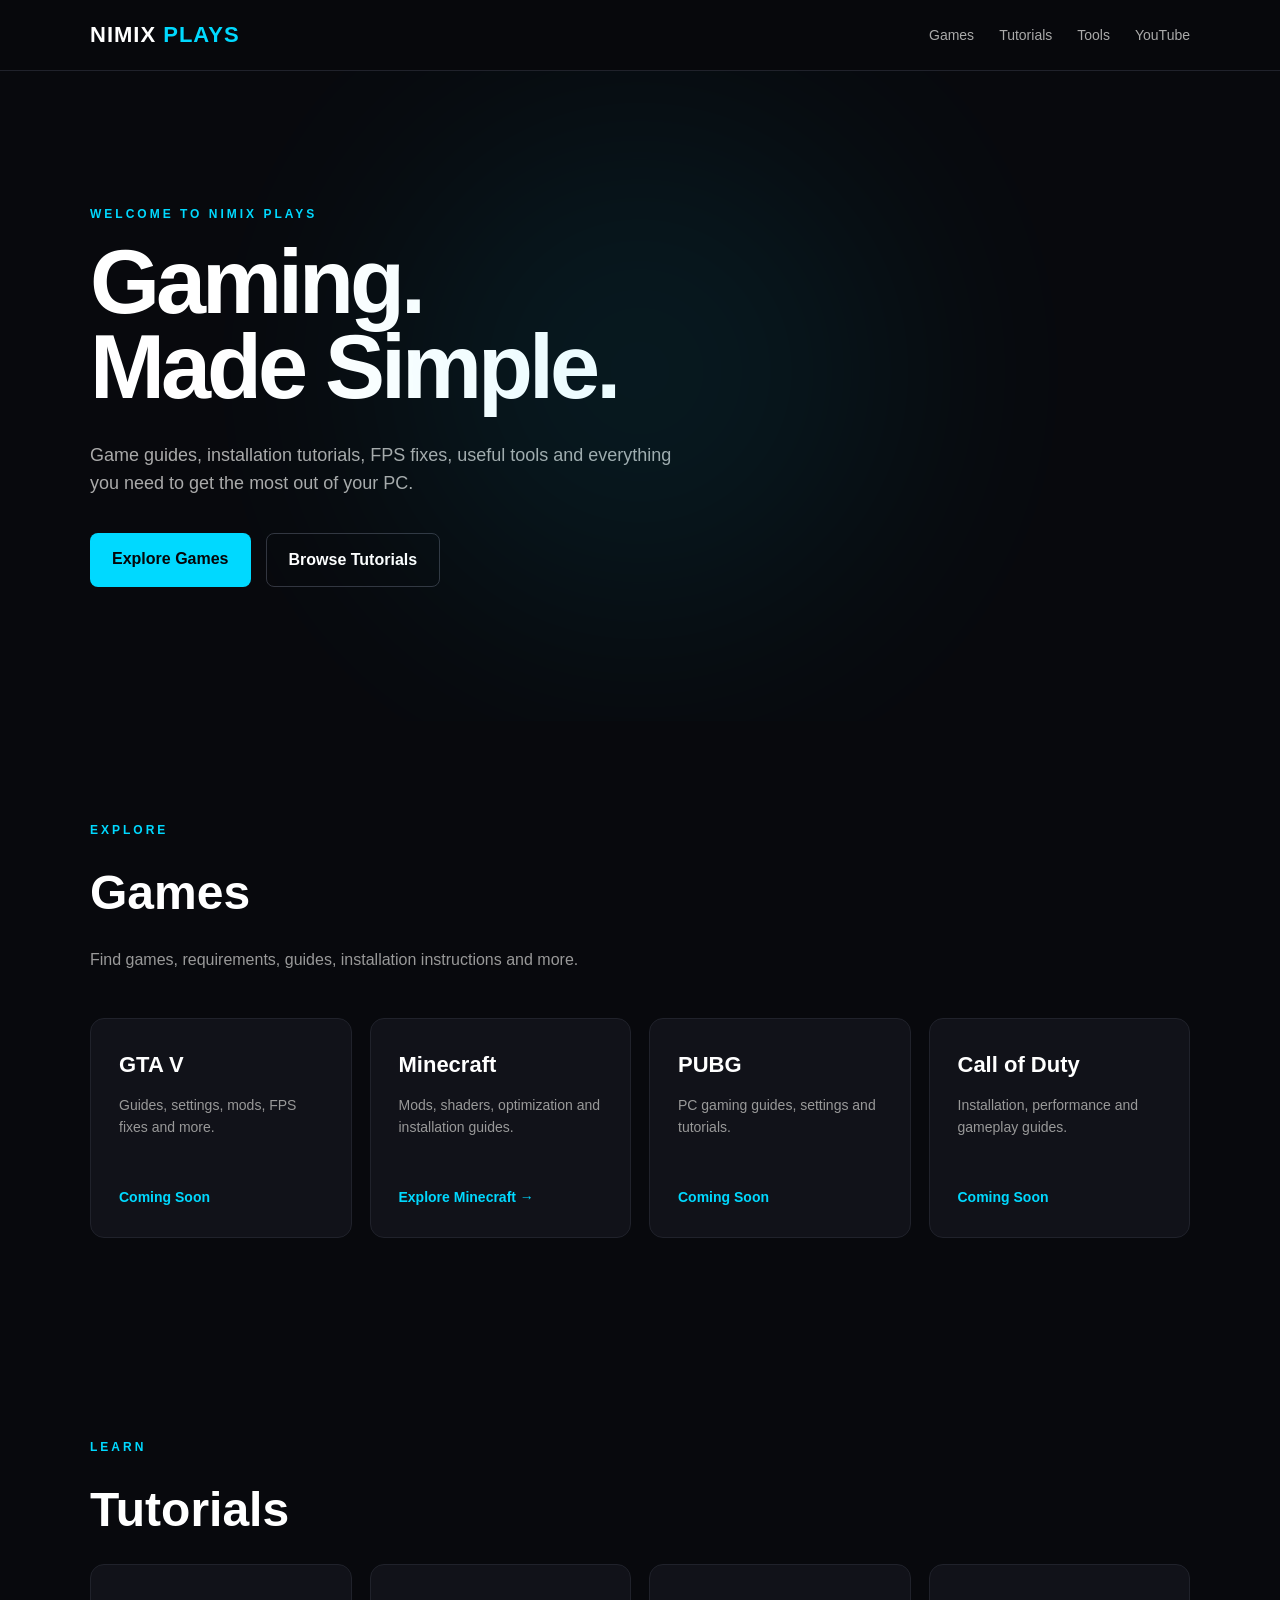
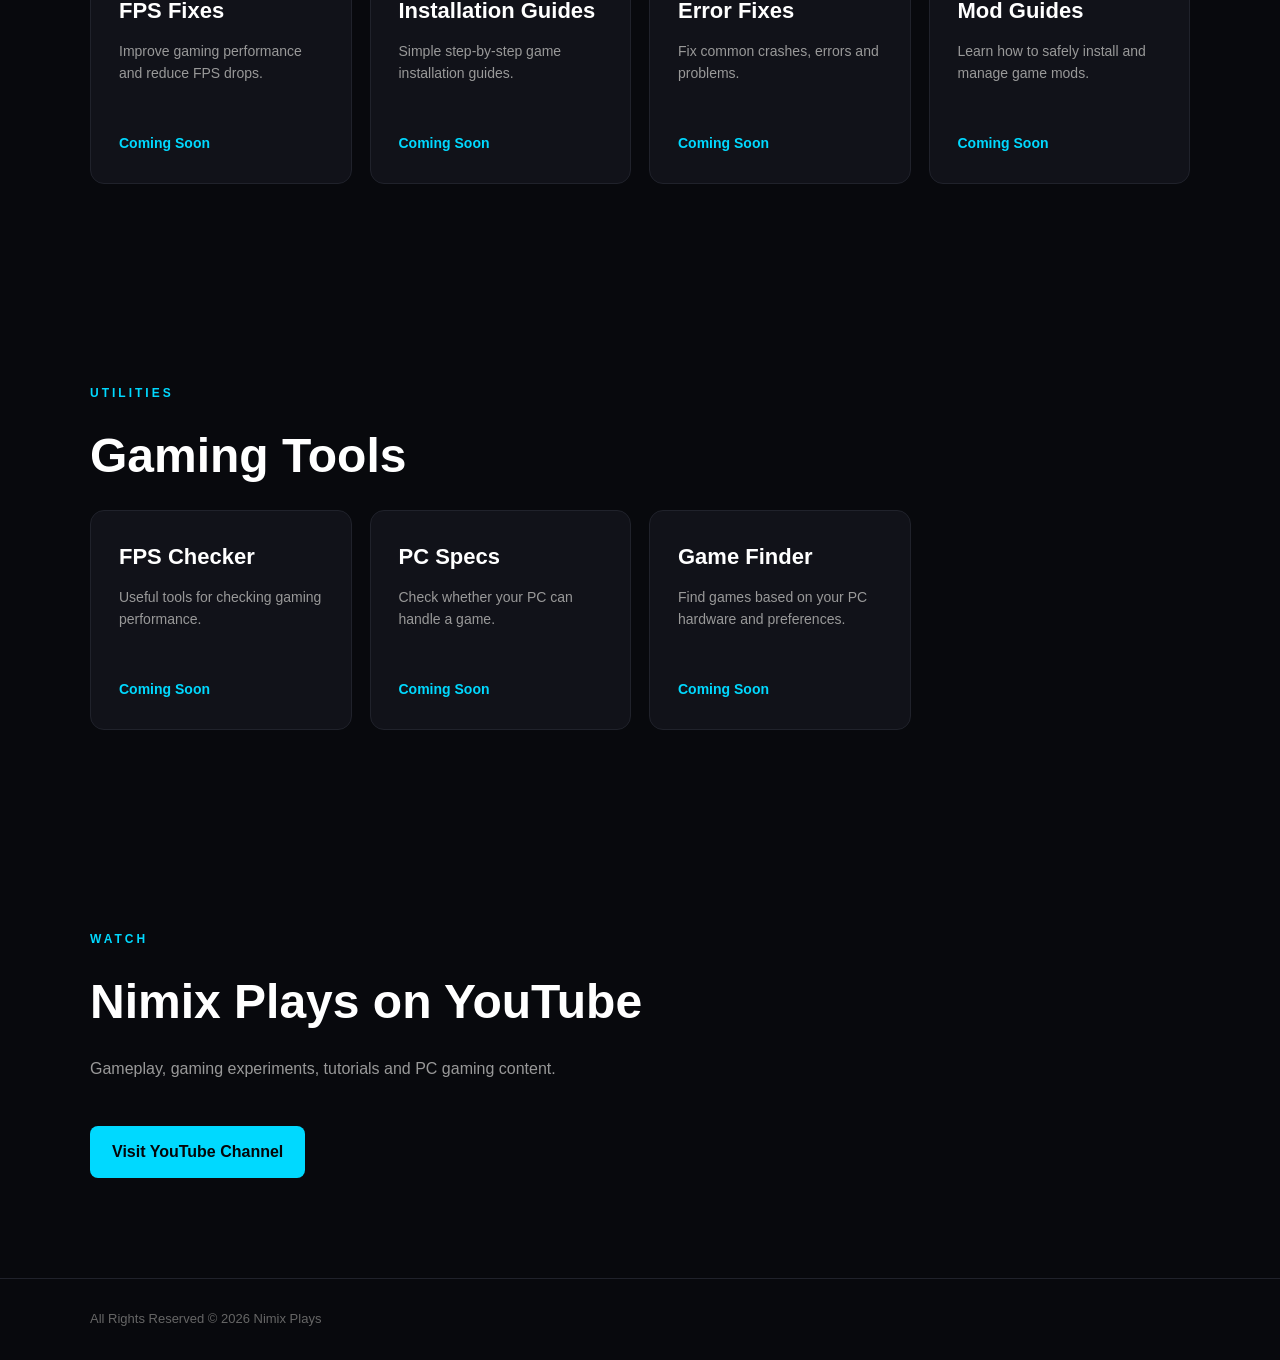
<file: index.html>
<!DOCTYPE html>
<html lang="en">

<head>

    <meta charset="UTF-8">

    <meta name="viewport" content="width=device-width, initial-scale=1.0">

    <title>Nimix Plays</title>

    <meta
        name="description"
        content="Nimix Plays - PC gaming guides, tutorials, tools and game information."
    >

    <link rel="stylesheet" href="style.css">

</head>


<body>


    <!-- =========================
         HEADER
    ========================== -->

    <header>

        <div class="container">

            <a href="/" class="logo">
                NIMIX <span>PLAYS</span>
            </a>


            <nav>

                <a href="#games">Games</a>

                <a href="#tutorials">Tutorials</a>

                <a href="#tools">Tools</a>

                <a href="#youtube">YouTube</a>

            </nav>

        </div>

    </header>



    <!-- =========================
         MAIN
    ========================== -->

    <main>


        <!-- HERO -->

        <section class="hero">

            <div class="container">

                <p class="eyebrow">
                    WELCOME TO NIMIX PLAYS
                </p>


                <h1>
                    Gaming.
                    <br>
                    Made Simple.
                </h1>


                <p class="hero-description">

                    Game guides, installation tutorials,
                    FPS fixes, useful tools and everything
                    you need to get the most out of your PC.

                </p>


                <div class="hero-buttons">

                    <a href="#games" class="button primary">
                        Explore Games
                    </a>

                    <a href="#tutorials" class="button secondary">
                        Browse Tutorials
                    </a>

                </div>

            </div>

        </section>



        <!-- =========================
             GAMES
        ========================== -->

        <section id="games">

            <div class="container">

                <p class="section-label">
                    EXPLORE
                </p>

                <h2>
                    Games
                </h2>

                <p class="section-description">
                    Find games, requirements, guides,
                    installation instructions and more.
                </p>


                <div class="card-grid">


                    <article class="card">

                        <h3>GTA V</h3>

                        <p>
                            Guides, settings, mods,
                            FPS fixes and more.
                        </p>

                        <a href="#">
                            Coming Soon
                        </a>

                    </article>



                    <article class="card">

                        <h3>Minecraft</h3>

                        <p>
                            Mods, shaders, optimization
                            and installation guides.
                        </p>

                        <a href="games/minecraft/index.html">
                            Explore Minecraft →
                        </a>

                    </article>



                    <article class="card">

                        <h3>PUBG</h3>

                        <p>
                            PC gaming guides,
                            settings and tutorials.
                        </p>

                        <a href="#">
                            Coming Soon
                        </a>

                    </article>



                    <article class="card">

                        <h3>Call of Duty</h3>

                        <p>
                            Installation, performance
                            and gameplay guides.
                        </p>

                        <a href="#">
                            Coming Soon
                        </a>

                    </article>


                </div>

            </div>

        </section>



        <!-- =========================
             TUTORIALS
        ========================== -->

        <section id="tutorials">

            <div class="container">

                <p class="section-label">
                    LEARN
                </p>

                <h2>
                    Tutorials
                </h2>


                <div class="card-grid">


                    <article class="card">

                        <h3>FPS Fixes</h3>

                        <p>
                            Improve gaming performance
                            and reduce FPS drops.
                        </p>

                        <a href="#">
                            Coming Soon
                        </a>

                    </article>



                    <article class="card">

                        <h3>Installation Guides</h3>

                        <p>
                            Simple step-by-step
                            game installation guides.
                        </p>

                        <a href="#">
                            Coming Soon
                        </a>

                    </article>



                    <article class="card">

                        <h3>Error Fixes</h3>

                        <p>
                            Fix common crashes,
                            errors and problems.
                        </p>

                        <a href="#">
                            Coming Soon
                        </a>

                    </article>



                    <article class="card">

                        <h3>Mod Guides</h3>

                        <p>
                            Learn how to safely install
                            and manage game mods.
                        </p>

                        <a href="#">
                            Coming Soon
                        </a>

                    </article>


                </div>

            </div>

        </section>



        <!-- =========================
             TOOLS
        ========================== -->

        <section id="tools">

            <div class="container">

                <p class="section-label">
                    UTILITIES
                </p>

                <h2>
                    Gaming Tools
                </h2>


                <div class="card-grid">


                    <article class="card">

                        <h3>FPS Checker</h3>

                        <p>
                            Useful tools for checking
                            gaming performance.
                        </p>

                        <a href="#">
                            Coming Soon
                        </a>

                    </article>



                    <article class="card">

                        <h3>PC Specs</h3>

                        <p>
                            Check whether your PC
                            can handle a game.
                        </p>

                        <a href="#">
                            Coming Soon
                        </a>

                    </article>



                    <article class="card">

                        <h3>Game Finder</h3>

                        <p>
                            Find games based on your
                            PC hardware and preferences.
                        </p>

                        <a href="#">
                            Coming Soon
                        </a>

                    </article>


                </div>

            </div>

        </section>



        <!-- =========================
             YOUTUBE
        ========================== -->

        <section id="youtube">

            <div class="container">

                <p class="section-label">
                    WATCH
                </p>

                <h2>
                    Nimix Plays on YouTube
                </h2>

                <p class="section-description">

                    Gameplay, gaming experiments,
                    tutorials and PC gaming content.

                </p>


                <a href="#" class="button primary">
                    Visit YouTube Channel
                </a>

            </div>

        </section>


    </main>



    <!-- =========================
         FOOTER
    ========================== -->

    <footer>

        <div class="container">

            <p>
              All Rights Reserved  © 2026 Nimix Plays
            </p>

        </div>

    </footer>



    <script src="script.js"></script>

</body>

</html>
</file>
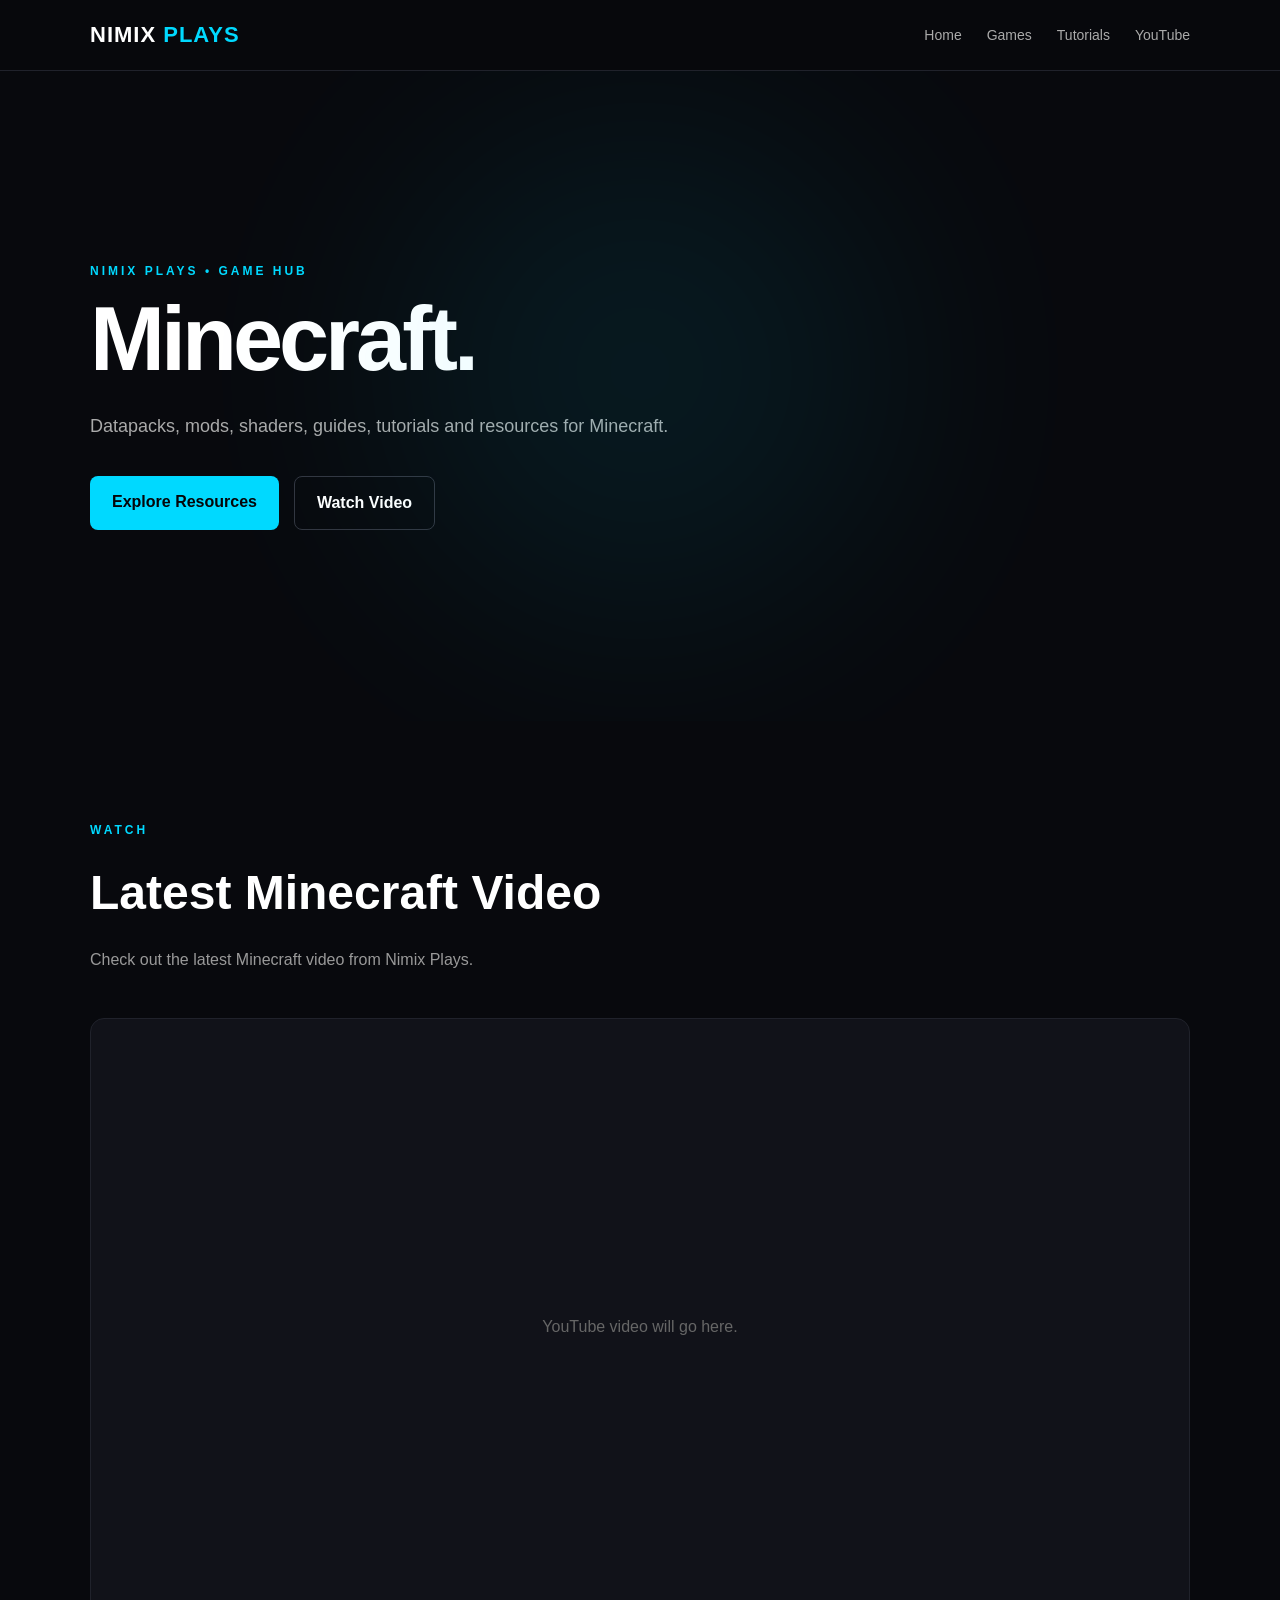
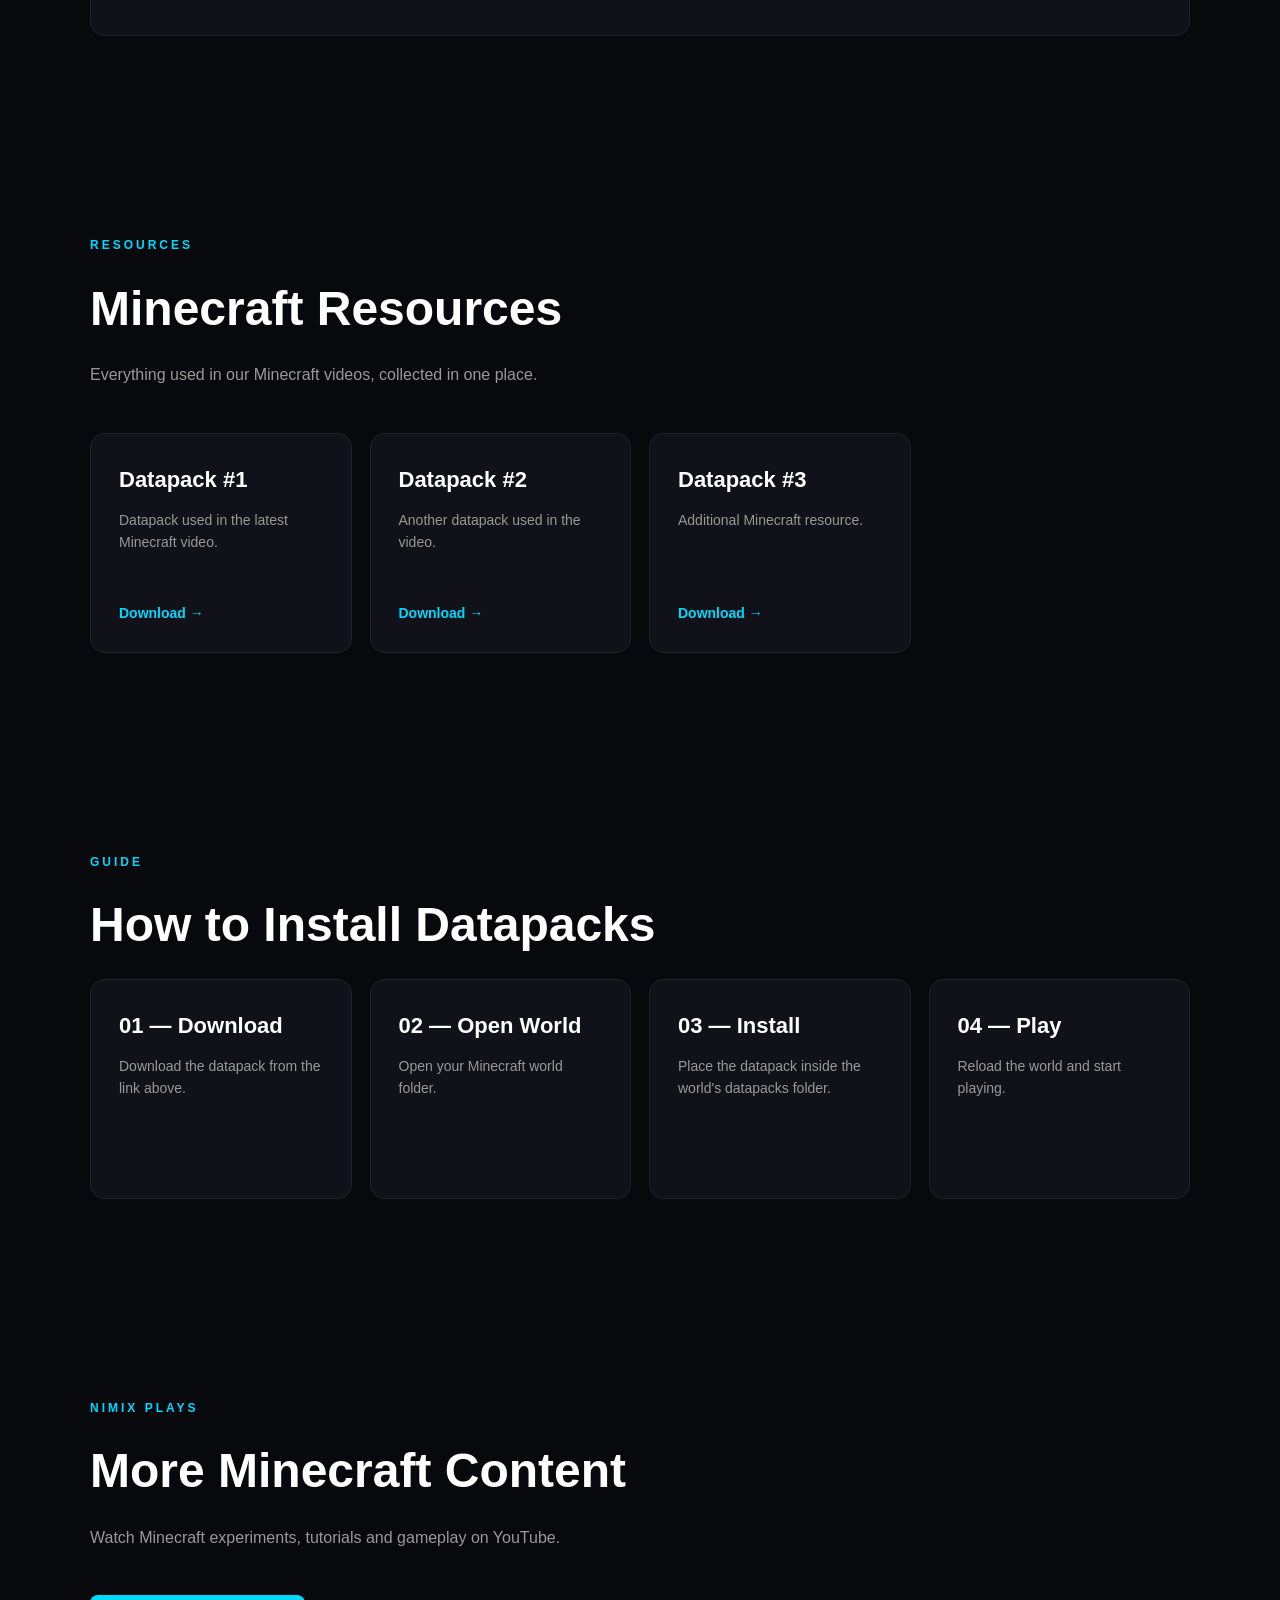
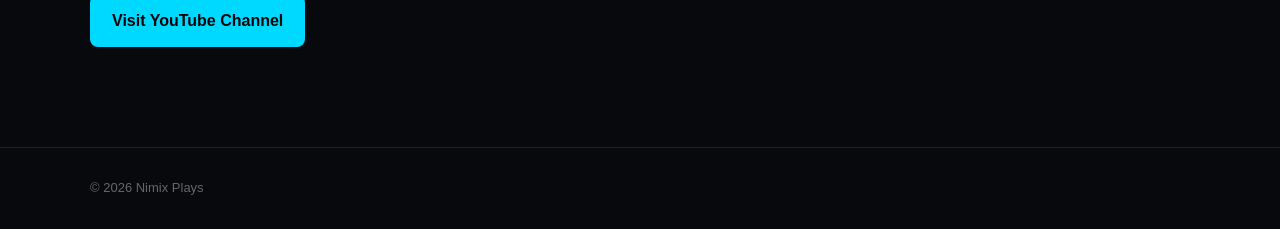
<file: games/Minecraft/index.html>
<!DOCTYPE html>
<html lang="en">

<head>

    <meta charset="UTF-8">

    <meta name="viewport" content="width=device-width, initial-scale=1.0">

    <title>Minecraft | Nimix Plays</title>

    <meta
        name="description"
        content="Minecraft resources, datapacks, guides, mods and tutorials from Nimix Plays."
    >

    <link rel="stylesheet" href="../../style.css?v=3">

</head>


<body>


    <!-- HEADER -->

    <header>

        <div class="container">

            <a href="../../index.html" class="logo">
                NIMIX <span>PLAYS</span>
            </a>


            <nav>

                <a href="../../index.html">Home</a>

                <a href="../">Games</a>

                <a href="../../index.html#tutorials">
                    Tutorials
                </a>

                <a href="../../index.html#youtube">
                    YouTube
                </a>

            </nav>

        </div>

    </header>



    <main>


        <!-- HERO -->

        <section class="hero">

            <div class="container">

                <p class="eyebrow">
                    NIMIX PLAYS • GAME HUB
                </p>


                <h1>
                    Minecraft.
                </h1>
                

                <p class="hero-description">

                    Datapacks, mods, shaders, guides,
                    tutorials and resources for Minecraft.

                </p>


                <div class="hero-buttons">

                    <a href="#resources" class="button primary">
                        Explore Resources
                    </a>

                    <a href="#video" class="button secondary">
                        Watch Video
                    </a>

                </div>

            </div>

        </section>



        <!-- VIDEO -->

        <section id="video">

            <div class="container">

                <p class="section-label">
                    WATCH
                </p>

                <h2>
                    Latest Minecraft Video
                </h2>


                <p class="section-description">

                    Check out the latest Minecraft
                    video from Nimix Plays.

                </p>


                <div class="video-placeholder">

                    <p>
                        YouTube video will go here.
                    </p>

                </div>

            </div>

        </section>



        <!-- RESOURCES -->

        <section id="resources">

            <div class="container">

                <p class="section-label">
                    RESOURCES
                </p>

                <h2>
                    Minecraft Resources
                </h2>


                <p class="section-description">

                    Everything used in our Minecraft
                    videos, collected in one place.

                </p>



                <div class="card-grid">


                    <!-- DATAPACK 1 -->

                    <article class="card">

                        <h3>
                            Datapack #1
                        </h3>

                        <p>

                            Datapack used in the
                            latest Minecraft video.

                        </p>


                        <a href="#" target="_blank">

                            Download →

                        </a>

                    </article>



                    <!-- DATAPACK 2 -->

                    <article class="card">

                        <h3>
                            Datapack #2
                        </h3>

                        <p>

                            Another datapack used
                            in the video.

                        </p>


                        <a href="#" target="_blank">

                            Download →

                        </a>

                    </article>



                    <!-- DATAPACK 3 -->

                    <article class="card">

                        <h3>
                            Datapack #3
                        </h3>

                        <p>

                            Additional Minecraft
                            resource.

                        </p>


                        <a href="#" target="_blank">

                            Download →

                        </a>

                    </article>


                </div>

            </div>

        </section>



        <!-- INSTALLATION -->

        <section>

            <div class="container">

                <p class="section-label">
                    GUIDE
                </p>


                <h2>
                    How to Install Datapacks
                </h2>


                <div class="card-grid">


                    <article class="card">

                        <h3>
                            01 — Download
                        </h3>

                        <p>

                            Download the datapack
                            from the link above.

                        </p>

                    </article>



                    <article class="card">

                        <h3>
                            02 — Open World
                        </h3>

                        <p>

                            Open your Minecraft world
                            folder.

                        </p>

                    </article>



                    <article class="card">

                        <h3>
                            03 — Install
                        </h3>

                        <p>

                            Place the datapack inside
                            the world's datapacks folder.

                        </p>

                    </article>



                    <article class="card">

                        <h3>
                            04 — Play
                        </h3>

                        <p>

                            Reload the world and
                            start playing.

                        </p>

                    </article>


                </div>

            </div>

        </section>



        <!-- YOUTUBE -->

        <section id="youtube">

            <div class="container">

                <p class="section-label">
                    NIMIX PLAYS
                </p>


                <h2>
                    More Minecraft Content
                </h2>


                <p class="section-description">

                    Watch Minecraft experiments,
                    tutorials and gameplay on YouTube.

                </p>


                <a href="#" class="button primary">

                    Visit YouTube Channel

                </a>

            </div>

        </section>


    </main>



    <!-- FOOTER -->

    <footer>

        <div class="container">

            <p>
                © 2026 Nimix Plays
            </p>

        </div>

    </footer>

<script src="script.js"></script>

</body>

</html>
</file>
<file: style.css>
* {
    margin: 0;
    padding: 0;
    box-sizing: border-box;
}


html {
    scroll-behavior: smooth;
}


body {
    font-family: Arial, Helvetica, sans-serif;

    background: #08090d;

    color: #ffffff;

    line-height: 1.6;
}


a {
    color: inherit;

    text-decoration: none;
}


.container {
    width: min(1100px, 90%);

    margin: auto;
}


/* =========================
   HEADER
========================= */

header {
    position: sticky;

    top: 0;

    z-index: 1000;

    background: rgba(8, 9, 13, 0.9);

    backdrop-filter: blur(12px);

    border-bottom: 1px solid #20222b;
}


header .container {
    height: 70px;

    display: flex;

    align-items: center;

    justify-content: space-between;
}


.logo {
    font-size: 22px;

    font-weight: 900;

    letter-spacing: 1px;
}


.logo span {
    color: #00d9ff;
}


nav {
    display: flex;

    gap: 25px;
}


nav a {
    color: #aaa;

    font-size: 14px;

    transition: 0.2s;
}


nav a:hover {
    color: #00d9ff;
}


/* =========================
   HERO
========================= */

.hero {
    min-height: 650px;

    display: flex;

    align-items: center;

    position: relative;

    overflow: hidden;
}


.hero::before {
    content: "";

    position: absolute;

    width: 500px;

    height: 500px;

    background: #00d9ff;

    opacity: 0.08;

    filter: blur(120px);

    border-radius: 50%;

    top: 50px;

    left: 50%;

    transform: translateX(-50%);
}


.eyebrow,
.section-label {
    color: #00d9ff;

    font-size: 12px;

    font-weight: bold;

    letter-spacing: 3px;

    margin-bottom: 15px;
}


.hero h1 {
    font-size: clamp(50px, 8vw, 90px);

    line-height: 0.95;

    letter-spacing: -4px;

    margin-bottom: 30px;
}


.hero-description {
    max-width: 600px;

    color: #aaa;

    font-size: 18px;

    margin-bottom: 35px;
}


.hero-buttons {
    display: flex;

    gap: 15px;

    flex-wrap: wrap;
}


/* =========================
   BUTTONS
========================= */

.button {
    display: inline-block;

    padding: 13px 22px;

    border-radius: 8px;

    font-weight: bold;

    transition: 0.2s;
}


.button.primary {
    background: #00d9ff;

    color: #050609;
}


.button.primary:hover {
    transform: translateY(-2px);

    box-shadow: 0 10px 30px rgba(0, 217, 255, 0.2);
}


.button.secondary {
    border: 1px solid #333640;

    color: #fff;
}


.button.secondary:hover {
    border-color: #00d9ff;

    color: #00d9ff;
}


/* =========================
   SECTIONS
========================= */

section {
    padding: 100px 0;
}


section h2 {
    font-size: 48px;

    margin-bottom: 15px;
}


.section-description {
    color: #999;

    max-width: 600px;

    margin-bottom: 45px;
}


/* =========================
   CARDS
========================= */

.card-grid {
    display: grid;

    grid-template-columns: repeat(4, 1fr);

    gap: 18px;
}


.card {
    background: #111219;

    border: 1px solid #20222b;

    border-radius: 14px;

    padding: 28px;

    min-height: 220px;

    display: flex;

    flex-direction: column;

    transition: 0.25s;
}


.card:hover {
    transform: translateY(-5px);

    border-color: #00d9ff;
}


.card h3 {
    font-size: 22px;

    margin-bottom: 12px;
}


.card p {
    color: #999;

    font-size: 14px;

    margin-bottom: 25px;
}


.card a {
    color: #00d9ff;

    margin-top: auto;

    font-size: 14px;

    font-weight: bold;
}


/* =========================
   FOOTER
========================= */

footer {
    border-top: 1px solid #20222b;

    padding: 30px 0;

    color: #666;

    font-size: 13px;
}


/* =========================
   MOBILE
========================= */

@media (max-width: 800px) {

    nav {
        display: none;
    }


    .hero {
        min-height: 550px;
    }


    .hero h1 {
        font-size: 58px;

        letter-spacing: -3px;
    }


    section {
        padding: 70px 0;
    }


    section h2 {
        font-size: 38px;
    }


    .card-grid {
        grid-template-columns: 1fr;
    }

}/* =========================
   VIDEO
========================= */

.video-placeholder {
    width: 100%;

    aspect-ratio: 16 / 9;

    background: #111219;

    border: 1px solid #20222b;

    border-radius: 14px;

    display: flex;

    align-items: center;

    justify-content: center;

    color: #666;
}
</file>
